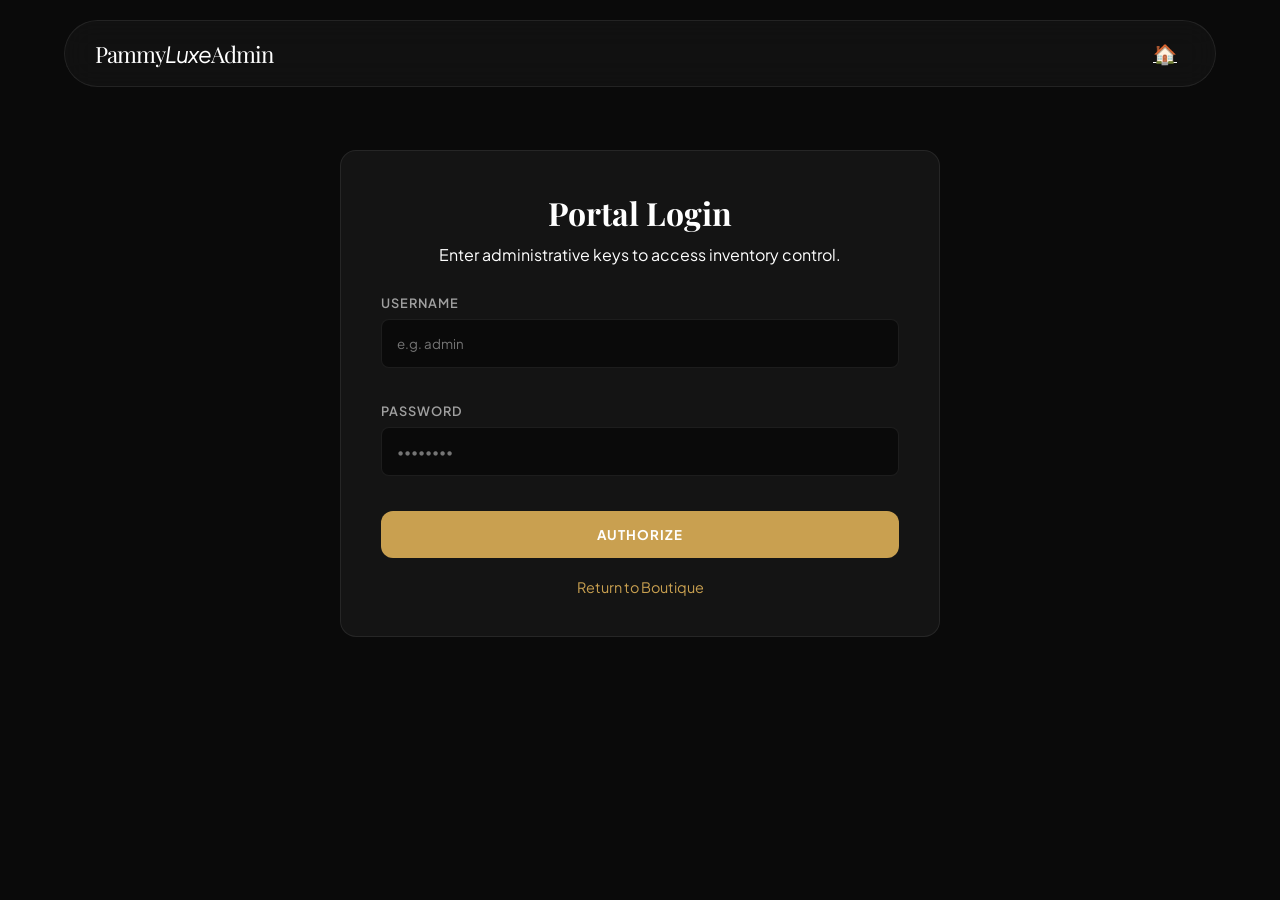
<file: admin.html>
<!DOCTYPE html>
<html lang="en">
<head>
    <meta charset="UTF-8">
    <meta name="viewport" content="width=device-width, initial-scale=1.0">
    <title>Pammy Luxe | Admin Portal</title>
    <link href="https://fonts.googleapis.com/css2?family=Plus+Jakarta+Sans:wght@300;400;600;700&family=Playfair+Display:ital,wght@0,700;1,700&display=swap" rel="stylesheet">
    <link rel="stylesheet" href="style.css">
    <style>
        .admin-wrapper {
            max-width: 600px;
            margin: 150px auto 50px auto;
            padding: 40px;
            background: var(--surface);
            border: 1px solid var(--border);
            border-radius: var(--radius);
        }
        .admin-header {
            text-align: center;
            margin-bottom: 30px;
        }
        .admin-header h2 {
            font-family: 'Playfair Display', serif;
            font-size: 2rem;
            margin-bottom: 10px;
        }
        .form-group {
            margin-bottom: 20px;
        }
        .form-group label {
            display: block;
            font-size: 0.8rem;
            text-transform: uppercase;
            letter-spacing: 1px;
            color: var(--text-dim);
            margin-bottom: 8px;
            font-weight: 600;
        }
        .form-group select, .form-group textarea {
            width: 100%;
            background: var(--bg);
            border: 1px solid var(--border);
            color: var(--text);
            padding: 15px;
            border-radius: 8px;
            outline: none;
            font-family: inherit;
        }
        .form-group select:focus, .form-group textarea:focus {
            border-color: var(--primary);
        }
        .admin-btn {
            background: var(--primary);
            color: white;
            border: none;
            padding: 15px;
            border-radius: 12px;
            width: 100%;
            font-weight: 700;
            cursor: pointer;
            letter-spacing: 1px;
            transition: opacity 0.2s;
            text-decoration: none;
            display: inline-block;
            box-sizing: border-box;
        }
        .admin-btn:hover {
            opacity: 0.9;
        }
        .hidden {
            display: none !important;
        }
        .logout-btn {
            background: transparent;
            border: 1px solid var(--border);
            color: var(--text-dim);
            margin-top: 15px;
        }
        .logout-btn:hover {
            color: var(--text);
            border-color: var(--text);
        }
        .back-home {
            display: block;
            text-align: center;
            margin-top: 20px;
            color: var(--primary);
            text-decoration: none;
            font-size: 0.9rem;
        }

        /* --- PREDEFINED COLOR PICKER GRID --- */
        .color-selector-grid {
            display: grid;
            grid-template-columns: repeat(auto-fill, minmax(130px, 1fr));
            gap: 10px;
            margin-top: 8px;
        }
        .color-option {
            display: flex;
            align-items: center;
            gap: 10px;
            background: var(--bg);
            border: 1px solid var(--border);
            padding: 10px;
            border-radius: 8px;
            cursor: pointer;
            user-select: none;
            transition: border-color 0.2s, background-color 0.2s;
        }
        .color-option:hover {
            border-color: var(--primary);
        }
        .color-option input {
            display: none; /* Hide default checkbox */
        }
        .color-option .custom-checkbox {
            width: 16px;
            height: 16px;
            border: 1px solid var(--border);
            border-radius: 4px;
            display: flex;
            align-items: center;
            justify-content: center;
            background: var(--bg);
            font-size: 0.6rem;
            color: transparent;
        }
        .color-option input:checked + .custom-checkbox {
            background: var(--primary);
            border-color: var(--primary);
            color: white;
        }
        .color-option input:checked + .custom-checkbox::before {
            content: "✓";
        }
        .color-preview-circle {
            width: 14px;
            height: 14px;
            border-radius: 50%;
            border: 1px solid rgba(255,255,255,0.2);
            flex-shrink: 0;
        }
        .color-name {
            font-size: 0.8rem;
            font-weight: 600;
            white-space: nowrap;
            overflow: hidden;
            text-overflow: ellipsis;
        }

        /* --- INVENTORY LIST SECTION --- */
        .inventory-section {
            margin-top: 40px;
            border-top: 1px solid var(--border);
            padding-top: 30px;
        }
        .inventory-section h3 {
            font-family: 'Playfair Display', serif;
            font-size: 1.5rem;
            margin-bottom: 20px;
            color: var(--text);
        }
        .inventory-list {
            display: flex;
            flex-direction: column;
            gap: 15px;
        }
        .inventory-item {
            display: flex;
            align-items: center;
            justify-content: space-between;
            background: var(--bg);
            border: 1px solid var(--border);
            padding: 15px;
            border-radius: 12px;
        }
        .inventory-info {
            display: flex;
            align-items: center;
            gap: 15px;
        }
        .inventory-img {
            width: 60px;
            height: 60px;
            object-fit: cover;
            border-radius: 8px;
            border: 1px solid var(--border);
        }
        .inventory-details h4 {
            font-size: 1rem;
            margin-bottom: 4px;
            color: var(--text);
        }
        .inventory-details p {
            font-size: 0.85rem;
            color: var(--text-dim);
        }
        .inventory-actions {
            display: flex;
            gap: 10px;
        }
        .action-btn {
            background: transparent;
            border: 1px solid var(--border);
            color: var(--text);
            padding: 8px 16px;
            border-radius: 8px;
            cursor: pointer;
            font-size: 0.8rem;
            font-weight: 600;
            transition: all 0.2s;
        }
        .action-btn.edit:hover {
            border-color: var(--primary);
            color: var(--primary);
        }
        .action-btn.delete:hover {
            border-color: #ff4d4d;
            color: #ff4d4d;
            background: rgba(255, 77, 77, 0.05);
        }
        .badge {
            background: var(--glass);
            border: 1px solid var(--border);
            padding: 2px 8px;
            border-radius: 4px;
            font-size: 0.75rem;
            text-transform: uppercase;
        }
    </style>
</head>
<body>

    <!-- Simple Navigation -->
    <nav>
        <div class="logo">Pammy <i>Luxe</i> Admin</div>
        <a href="index.html" class="icon-btn" title="Back to Store">🏠</a>
    </nav>

    <div class="container">
        <!-- 1. LOGIN SECTION -->
        <div id="loginSection" class="admin-wrapper">
            <div class="admin-header">
                <h2>Portal Login</h2>
                <p>Enter administrative keys to access inventory control.</p>
            </div>
            <form id="loginForm" onsubmit="handleLogin(event)">
                <div class="form-group">
                    <label>Username</label>
                    <input type="text" id="username" required placeholder="e.g. admin">
                </div>
                <div class="form-group">
                    <label>Password</label>
                    <input type="password" id="password" required placeholder="••••••••">
                </div>
                <button type="submit" class="admin-btn">AUTHORIZE</button>
            </form>
            <a href="index.html" class="back-home">Return to Boutique</a>
        </div>

        <!-- 2. UPLOAD DASHBOARD (Only visible upon successful authorization) -->
        <div id="dashboardSection" class="admin-wrapper hidden">
            <!-- ADMIN NAVIGATION TOP BAR -->
            <div style="display: flex; justify-content: flex-end; margin-bottom: 20px;">
                <a href="orders.html" class="admin-btn" style="width: auto; padding: 10px 20px; font-size: 0.85rem; display: flex; align-items: center; gap: 8px;">
                    📦 View Customer Orders
                </a>
            </div>

            <div class="admin-header">
                <h2 id="formTitle">Product Manager</h2>
                <p id="formSubtitle">Insert a new luxury item into the database collection.</p>
            </div>
            
            <input type="hidden" id="editProductId" value="">

            <form id="uploadForm" onsubmit="handleUpload(event)">
                <div class="form-group">
                    <label>Product Name</label>
                    <input type="text" id="prodName" required placeholder="e.g. Silk Evening Gown">
                </div>
                <div class="form-group">
                    <label>Category</label>
                    <select id="prodCategory" required>
                        <option value="clothing">Apparel</option>
                        <option value="shoes">Footwear</option>
                        <option value="accessories">Essentials</option>
                        <option value="bags">Bags</option>
                    </select>
                </div>
                <div class="form-group">
                    <label>Price (ZAR)</label>
                    <input type="number" id="prodPrice" required placeholder="350">
                </div>
                
                <!-- Predefined Colors Selection Grid -->
                <div class="form-group">
                    <label>Select Colors Available</label>
                    <div class="color-selector-grid" id="colorOptionsGrid"></div>
                </div>

                <div class="form-group">
                    <label>Select Product Image File <span id="imgOptionalLabel" style="font-size: 0.75rem; color: var(--text-dim); text-transform: none; display:none;">(Leave empty to keep existing)</span></label>
                    <input type="file" id="prodImage" accept="image/*" style="padding: 10px 0;">
                </div>
                
                <button type="submit" class="admin-btn" id="submitBtn">UPLOAD PRODUCT</button>
                <button type="button" class="admin-btn logout-btn" onclick="handleLogout()">LOGOUT</button>
            </form>

            <!-- 3. MANAGE INVENTORY LIST SECTION -->
            <div class="inventory-section">
                <h3>Manage Uploaded Items</h3>
                <div class="inventory-list" id="inventoryList">
                    <!-- Loaded dynamically via database queries -->
                </div>
            </div>
        </div>
    </div>

    <script>
        // Matching configuration palette mapped from style configurations[cite: 1]
        const colorMap = {
            "Classic Pink": "#ebc3db",
            "Tan Khaki": "#b89765",
            "Black": "#0d0d0d",
            "Charcoal": "#2b2b2b",
            "Olive Green": "#556b2f",
            "Slate Grey": "#708090",
            "Taupe Grey": "#8b8589",
            "Cream White": "#f5f5dc",
            "Sky Blue": "#87ceeb",
            "Mint Teal": "#5f9ea0",
            "Classic Beige": "#d2b48c"
        };

        let tempBase64Image = ""; 
        let databaseProducts = []; 

        function renderColorSelectorGrid() {
            const grid = document.getElementById('colorOptionsGrid');
            grid.innerHTML = Object.entries(colorMap).map(([name, hex]) => `
                <label class="color-option">
                    <input type="checkbox" name="selectedColors" value="${name}">
                    <span class="custom-checkbox"></span>
                    <span class="color-preview-circle" style="background-color: ${hex}"></span>
                    <span class="color-name">${name}</span>
                </label>
            `).join('');
        }

        renderColorSelectorGrid();

        if (sessionStorage.getItem('isAdminLoggedIn') === 'true') {
            showDashboard();
        }

        function handleLogin(e) {
            e.preventDefault();
            const user = document.getElementById('username').value;
            const pass = document.getElementById('password').value;

            if (user === 'admin' && pass === 'password') {
                sessionStorage.setItem('isAdminLoggedIn', 'true');
                showDashboard();
            } else {
                alert('Invalid Credentials!');
            }
        }

        function showDashboard() {
            document.getElementById('loginSection').classList.add('hidden');
            document.getElementById('dashboardSection').classList.remove('hidden');
            loadDatabaseProducts();
            document.getElementById('prodImage').required = true;
        }

        function handleLogout() {
            sessionStorage.removeItem('isAdminLoggedIn');
            document.getElementById('loginSection').classList.remove('hidden');
            document.getElementById('dashboardSection').classList.add('hidden');
        }

        function getBase64(file) {
            return new Promise((resolve, reject) => {
                const reader = new FileReader();
                reader.readAsDataURL(file);
                reader.onload = () => resolve(reader.result);
                reader.onerror = error => reject(error);
            });
        }

        // --- READ INVENTORY FROM API ---
        async function loadDatabaseProducts() {
            const list = document.getElementById('inventoryList');
            try {
                const response = await fetch('api.php?action=get_products');
                databaseProducts = await response.json();

                if (databaseProducts.length === 0) {
                    list.innerHTML = `<p style="color: var(--text-dim); text-align: center; padding: 20px;">No database items uploaded yet.</p>`;
                    return;
                }

                list.innerHTML = databaseProducts.map(p => {
                    const displayImg = p.variants[0]?.img || '';
                    const colorsList = p.variants.map(v => v.color).join(', ');
                    return `
                        <div class="inventory-item">
                            <div class="inventory-info">
                                <img class="inventory-img" src="${displayImg}" alt="${p.name}">
                                <div class="inventory-details">
                                    <h4>${p.name}</h4>
                                    <p>R${p.price.toLocaleString()} &bull; <span class="badge">${p.category}</span></p>
                                    <p style="font-size: 0.75rem; margin-top: 3px;">Colors: ${colorsList}</p>
                                </div>
                            </div>
                            <div class="inventory-actions">
                                <button class="action-btn edit" onclick="startEdit(${p.id})">Edit</button>
                                <button class="action-btn delete" onclick="deleteProduct(${p.id})">Delete</button>
                            </div>
                        </div>
                    `;
                }).join('');
            } catch (err) {
                console.error("Error loading products:", err);
                list.innerHTML = `<p style="color: #ff4d4d; text-align: center; padding: 20px;">Failed to connect to backend database.</p>`;
            }
        }

        // --- DELETE INVENTORY FROM DATABASE ---
        async function deleteProduct(id) {
            if (!confirm("Are you sure you want to permanently delete this item from the database?")) return;

            try {
                const response = await fetch(`api.php?action=delete_product&id=${id}`, {
                    method: 'DELETE'
                });
                const res = await response.json();
                if (res.success) {
                    alert("Product successfully deleted!");
                    loadDatabaseProducts();
                } else {
                    alert("Error: " + res.error);
                }
            } catch (err) {
                console.error(err);
                alert("Failed to delete product.");
            }
        }

        // --- INITIATE ITEM UPDATE STATE ---
        function startEdit(id) {
            const product = databaseProducts.find(p => p.id === id);
            if (!product) return;

            document.getElementById('formTitle').innerText = "Edit Database Product";
            document.getElementById('formSubtitle').innerText = "Update configuration parameters inside MySQL.";
            document.getElementById('submitBtn').innerText = "UPDATE DATABASE PRODUCT";
            document.getElementById('imgOptionalLabel').style.display = "inline";
            
            document.getElementById('prodImage').required = false;

            document.getElementById('editProductId').value = product.id;
            document.getElementById('prodName').value = product.name;
            document.getElementById('prodCategory').value = product.category;
            document.getElementById('prodPrice').value = product.price;

            const checkboxes = document.querySelectorAll('input[name="selectedColors"]');
            checkboxes.forEach(cb => cb.checked = false);

            const productColors = product.variants.map(v => v.color);
            checkboxes.forEach(cb => {
                if (productColors.includes(cb.value)) {
                    cb.checked = true;
                }
            });

            tempBase64Image = product.variants[0]?.img || "";
            window.scrollTo({ top: 0, behavior: 'smooth' });
        }

        function resetFormState() {
            document.getElementById('uploadForm').reset();
            document.getElementById('editProductId').value = "";
            document.getElementById('formTitle').innerText = "Product Manager";
            document.getElementById('formSubtitle').innerText = "Insert a new luxury item into the database collection.";
            document.getElementById('submitBtn').innerText = "UPLOAD PRODUCT";
            document.getElementById('imgOptionalLabel').style.display = "none";
            document.getElementById('prodImage').required = true;
            tempBase64Image = "";
            
            const checkboxes = document.querySelectorAll('input[name="selectedColors"]');
            checkboxes.forEach(cb => cb.checked = false);
        }

        // --- SAVE / UPDATE TO API ---
        async function handleUpload(e) {
            e.preventDefault();
            
            const editId = document.getElementById('editProductId').value;
            const name = document.getElementById('prodName').value;
            const category = document.getElementById('prodCategory').value;
            const price = parseFloat(document.getElementById('prodPrice').value);
            const imageFile = document.getElementById('prodImage').files[0];

            const selectedCheckboxes = document.querySelectorAll('input[name="selectedColors"]:checked');
            const selectedColors = Array.from(selectedCheckboxes).map(cb => cb.value);

            if (selectedColors.length === 0) {
                alert("Please select at least one product color.");
                return;
            }

            try {
                let finalImage = tempBase64Image;

                if (imageFile) {
                    finalImage = await getBase64(imageFile);
                } else if (!editId) {
                    alert("Please select an image file.");
                    return;
                }

                const variants = selectedColors.map(color => {
                    return { color: color, img: finalImage };
                });

                const payload = {
                    name: name,
                    price: price,
                    category: category,
                    variants: variants
                };

                if (editId) {
                    payload.id = parseInt(editId);
                }

                const response = await fetch('api.php?action=save_product', {
                    method: 'POST',
                    headers: { 'Content-Type': 'application/json' },
                    body: JSON.stringify(payload)
                });

                const result = await response.json();

                if (result.success) {
                    alert(editId ? "Product updated in database!" : "New product saved to database!");
                    resetFormState();
                    loadDatabaseProducts();
                } else {
                    alert("Error: " + result.error);
                }
            } catch (err) {
                console.error(err);
                alert("An error occurred communicating with database API.");
            }
        }
    </script>
</body>
</html>
</file>
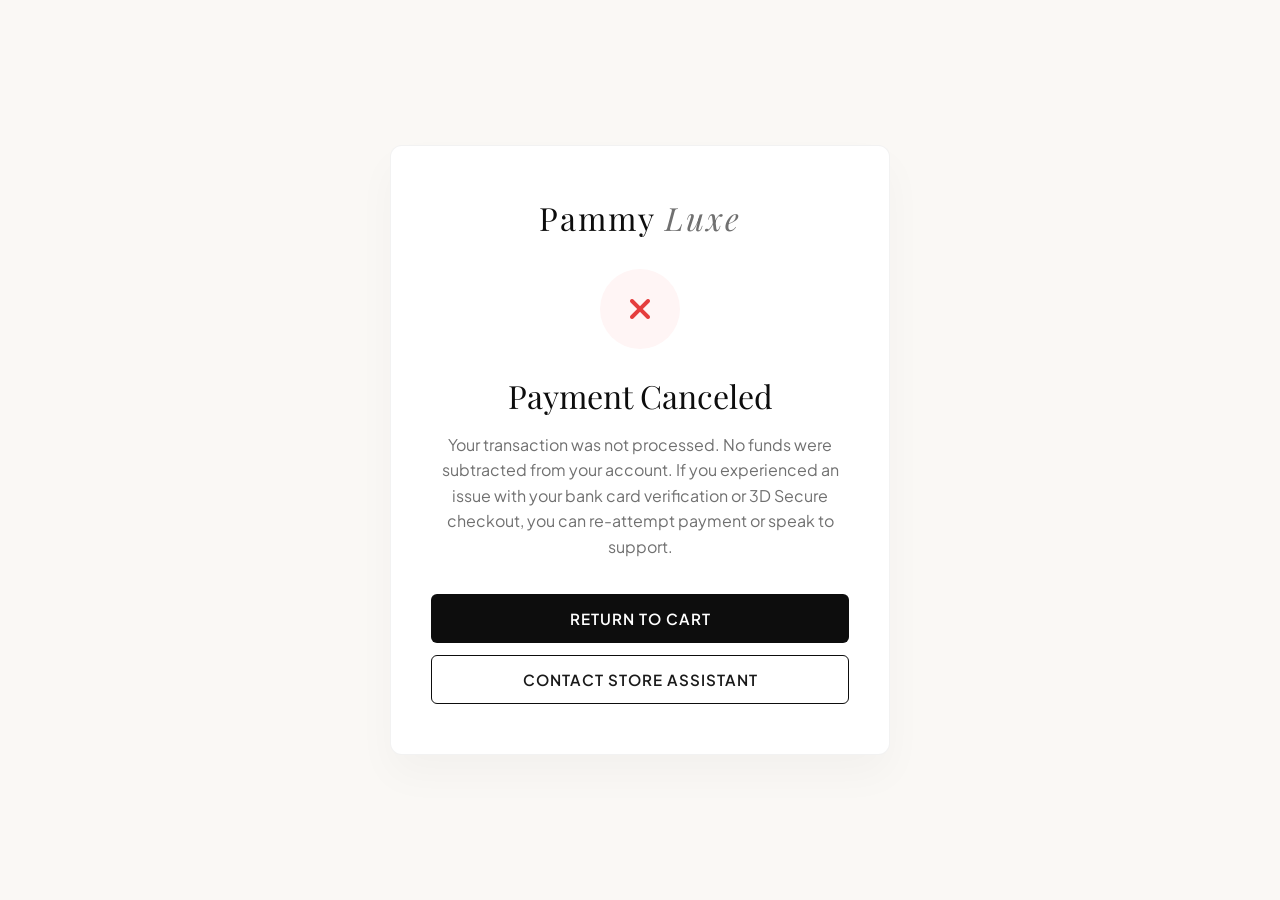
<file: cancel.html>
<!DOCTYPE html>
<html lang="en">
<head>
    <meta charset="UTF-8">
    <meta name="viewport" content="width=device-width, initial-scale=1.0">
    <title>Checkout Canceled | Pammy Luxe</title>
    <link href="https://fonts.googleapis.com/css2?family=Plus+Jakarta+Sans:wght=300;400;600;700&family=Playfair+Display:ital,wght=0,400;1,400&display=swap" rel="stylesheet">
    <link rel="stylesheet" href="https://cdnjs.cloudflare.com/ajax/libs/font-awesome/6.4.2/css/all.min.css">
    <style>
        :root {
            --primary: #ebc3db;
            --dark: #0d0d0d;
            --light: #faf8f5;
            --text-main: #1a1a1a;
            --text-dim: #707070;
            --white: #ffffff;
        }

        * {
            box-sizing: border-box;
            margin: 0;
            padding: 0;
        }

        body {
            font-family: 'Plus Jakarta Sans', sans-serif;
            background-color: var(--light);
            color: var(--text-main);
            min-height: 100vh;
            display: flex;
            flex-direction: column;
            align-items: center;
            justify-content: center;
            padding: 20px;
        }

        .cancel-card {
            background-color: var(--white);
            max-width: 500px;
            width: 100%;
            padding: 50px 40px;
            border-radius: 12px;
            box-shadow: 0 20px 40px rgba(0, 0, 0, 0.03);
            text-align: center;
            border: 1px solid rgba(0,0,0,0.05);
        }

        .brand-logo {
            font-family: 'Playfair Display', serif;
            font-size: 2rem;
            font-weight: 400;
            letter-spacing: 2px;
            margin-bottom: 30px;
            color: var(--dark);
        }

        .brand-logo i {
            font-style: italic;
            font-family: 'Playfair Display', serif;
            color: var(--text-dim);
        }

        .icon-wrapper {
            width: 80px;
            height: 80px;
            background-color: #fff5f5;
            color: #e53e3e;
            border-radius: 50%;
            display: flex;
            align-items: center;
            justify-content: center;
            margin: 0 auto 25px auto;
            font-size: 2rem;
        }

        h1 {
            font-family: 'Playfair Display', serif;
            font-size: 2rem;
            font-weight: 400;
            margin-bottom: 15px;
            color: var(--dark);
        }

        .message {
            font-size: 1rem;
            line-height: 1.6;
            color: var(--text-dim);
            margin-bottom: 35px;
        }

        .btn-group {
            display: flex;
            flex-direction: column;
            gap: 12px;
        }

        .primary-btn {
            background-color: var(--dark);
            color: var(--white);
            border: none;
            padding: 15px 30px;
            font-size: 0.95rem;
            font-weight: 600;
            letter-spacing: 1px;
            text-transform: uppercase;
            text-decoration: none;
            border-radius: 6px;
            transition: all 0.3s ease;
            cursor: pointer;
        }

        .primary-btn:hover {
            background-color: #262626;
        }

        .secondary-btn {
            background-color: transparent;
            color: var(--text-main);
            border: 1px solid var(--dark);
            padding: 14px 30px;
            font-size: 0.95rem;
            font-weight: 600;
            letter-spacing: 1px;
            text-transform: uppercase;
            text-decoration: none;
            border-radius: 6px;
            transition: all 0.3s ease;
        }

        .secondary-btn:hover {
            background-color: rgba(0, 0, 0, 0.03);
        }
    </style>
</head>
<body>

    <div class="cancel-card">
        <div class="brand-logo">Pammy <i>Luxe</i></div>
        
        <div class="icon-wrapper">
            <i class="fa-solid fa-xmark"></i>
        </div>
        
        <h1>Payment Canceled</h1>
        <p class="message">Your transaction was not processed. No funds were subtracted from your account. If you experienced an issue with your bank card verification or 3D Secure checkout, you can re-attempt payment or speak to support.</p>
        
        <div class="btn-group">
            <a href="index.html" class="primary-btn">Return to Cart</a>
            <a href="https://wa.me/27611908644" target="_blank" class="secondary-btn">Contact Store Assistant</a>
        </div>
    </div>

</body>
</html>
</file>
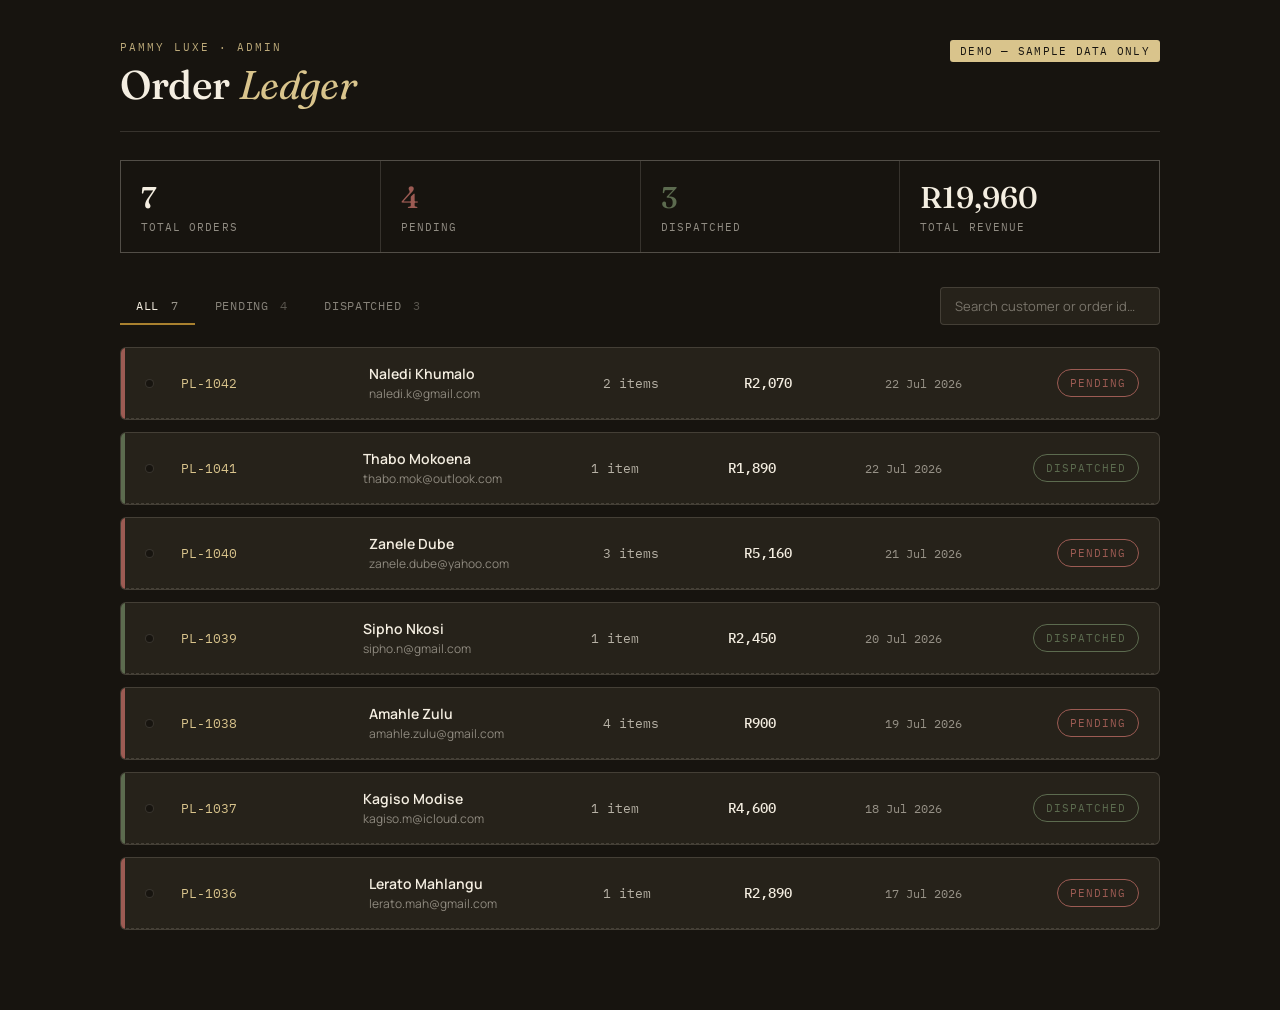
<file: orders.html>
<!DOCTYPE html>
<html lang="en">
<head>
<meta charset="UTF-8">
<meta name="viewport" content="width=device-width, initial-scale=1.0">
<title>Pammy Luxe | Order Ledger</title>
<link rel="preconnect" href="https://fonts.googleapis.com">
<link href="https://fonts.googleapis.com/css2?family=Fraunces:opsz,wght@9..144,400;9..144,500;9..144,600&family=IBM+Plex+Mono:wght@400;500&family=Manrope:wght@400;500;600;700&display=swap" rel="stylesheet">
<style>
  :root{
    --ink:#17140f;
    --ink-soft:#26221a;
    --paper:#f4eee1;
    --paper-dim:#e7ddc8;
    --gold:#a9812f;
    --gold-soft:#d9c48c;
    --rose:#9c5b53;
    --sage:#5c6b4f;
    --line: rgba(244,238,225,0.14);
  }
  *{box-sizing:border-box; margin:0; padding:0;}
  body{
    background: var(--ink);
    color: var(--paper);
    font-family:'Manrope', sans-serif;
    min-height:100vh;
    padding: 40px 24px 80px;
  }
  .wrap{ max-width: 1040px; margin: 0 auto; }

  /* Header */
  header{
    display:flex; justify-content:space-between; align-items:flex-end;
    flex-wrap:wrap; gap:18px;
    border-bottom: 1px solid var(--line);
    padding-bottom: 22px; margin-bottom: 28px;
  }
  .brand-eyebrow{
    font-family:'IBM Plex Mono', monospace;
    font-size: 11px; letter-spacing: 0.18em; text-transform:uppercase;
    color: var(--gold-soft); opacity:0.85; margin-bottom: 6px;
  }
  h1{
    font-family:'Fraunces', serif;
    font-weight:500; font-size: clamp(28px, 4vw, 40px);
    letter-spacing: -0.01em;
  }
  h1 em{ font-style:italic; color: var(--gold-soft); font-weight:400;}
  .demo-tag{
    font-family:'IBM Plex Mono', monospace;
    font-size:10.5px; letter-spacing:0.12em; text-transform:uppercase;
    color: var(--ink); background: var(--gold-soft);
    padding: 4px 10px; border-radius: 3px; align-self:flex-start;
  }

  /* Stat strip */
  .stats{
    display:grid; grid-template-columns: repeat(4,1fr); gap:1px;
    background: var(--line);
    border: 1px solid var(--line);
    margin-bottom: 34px;
  }
  .stat{ background: var(--ink); padding: 18px 20px; }
  .stat .num{
    font-family:'Fraunces', serif; font-size: 30px; font-weight:500;
    color: var(--paper);
  }
  .stat .label{
    font-family:'IBM Plex Mono', monospace; font-size:10.5px;
    letter-spacing:0.1em; text-transform:uppercase; color:var(--paper);
    opacity:0.55; margin-top:4px;
  }
  .stat.pending .num{ color: var(--rose); }
  .stat.dispatched .num{ color: var(--sage); }

  /* Controls */
  .controls{
    display:flex; justify-content:space-between; align-items:center;
    flex-wrap:wrap; gap:16px; margin-bottom: 22px;
  }
  .tabs{ display:flex; gap: 4px; }
  .tab{
    font-family:'IBM Plex Mono', monospace; font-size:12px;
    letter-spacing:0.06em; text-transform:uppercase;
    color: var(--paper); opacity:0.5;
    background:none; border:none; cursor:pointer;
    padding: 10px 16px; border-bottom: 2px solid transparent;
    transition: opacity 0.2s, border-color 0.2s;
  }
  .tab:hover{ opacity:0.85; }
  .tab.active{ opacity:1; border-color: var(--gold); }
  .tab .count{ opacity:0.6; margin-left:4px; }

  .search{
    font-family:'Manrope', sans-serif; font-size:13px;
    background: var(--ink-soft); border:1px solid var(--line);
    color: var(--paper); padding: 9px 14px; border-radius: 4px;
    width: 220px; outline:none;
  }
  .search::placeholder{ color: var(--paper); opacity:0.4; }
  .search:focus{ border-color: var(--gold); }

  /* Order tag cards */
  .ledger{ display:flex; flex-direction:column; gap:12px; }
  .order{
    background: var(--ink-soft);
    border: 1px solid var(--line);
    border-radius: 6px;
    position:relative;
    overflow:hidden;
    transition: border-color 0.2s;
  }
  .order:hover{ border-color: rgba(169,129,47,0.4); }
  .order::before{
    content:"";
    position:absolute; left:0; top:0; bottom:0; width:4px;
    background: var(--rose);
  }
  .order.is-dispatched::before{ background: var(--sage); }

  .order-row{
    display:grid;
    grid-template-columns: 20px 1.1fr 1.4fr 0.8fr 0.8fr 1fr auto;
    align-items:center; gap: 16px;
    padding: 16px 20px 16px 24px;
    cursor:pointer;
  }
  .punch{
    width:9px; height:9px; border-radius:50%;
    background: var(--ink); border: 1px solid var(--line);
  }
  .order-id{
    font-family:'IBM Plex Mono', monospace; font-size:12.5px; color: var(--gold-soft);
  }
  .customer{ font-size:14px; font-weight:600; }
  .customer .sub{
    display:block; font-weight:400; font-size:12px; opacity:0.5; margin-top:2px;
  }
  .items-count{ font-family:'IBM Plex Mono', monospace; font-size:12.5px; opacity:0.7; }
  .total{ font-family:'IBM Plex Mono', monospace; font-size:14px; font-weight:500; }
  .date{ font-family:'IBM Plex Mono', monospace; font-size:12px; opacity:0.55; }

  .status-stamp{
    font-family:'IBM Plex Mono', monospace; font-size:10.5px;
    letter-spacing:0.1em; text-transform:uppercase;
    padding: 6px 12px; border-radius: 20px;
    border: 1px solid var(--rose); color: var(--rose);
    justify-self:end; white-space:nowrap;
  }
  .order.is-dispatched .status-stamp{
    border-color: var(--sage); color: var(--sage);
  }

  .order-detail{
    max-height:0; overflow:hidden;
    transition: max-height 0.28s ease, padding 0.28s ease;
    border-top: 1px dashed var(--line);
  }
  .order.expanded .order-detail{ max-height: 320px; }
  .detail-inner{ padding: 18px 24px 20px; display:flex; gap:32px; flex-wrap:wrap; }
  .detail-col h4{
    font-family:'IBM Plex Mono', monospace; font-size:10.5px;
    letter-spacing:0.1em; text-transform:uppercase; opacity:0.5; margin-bottom:8px;
  }
  .item-line{ font-size:13.5px; margin-bottom:5px; opacity:0.9; }
  .item-line span{ opacity:0.55; font-family:'IBM Plex Mono', monospace; font-size:12px; }

  .dispatch-btn{
    font-family:'IBM Plex Mono', monospace; font-size:11.5px;
    letter-spacing:0.08em; text-transform:uppercase;
    background: var(--sage); color: var(--paper);
    border:none; padding: 10px 16px; border-radius:4px; cursor:pointer;
    align-self:flex-start; transition: filter 0.15s;
  }
  .dispatch-btn:hover{ filter: brightness(1.12); }
  .order.is-dispatched .dispatch-btn{
    background: transparent; border: 1px solid var(--line); color: var(--paper); opacity:0.6;
  }

  .empty{
    text-align:center; padding: 60px 20px; opacity:0.5;
    font-family:'IBM Plex Mono', monospace; font-size:13px; letter-spacing:0.05em;
  }

  @media (max-width: 760px){
    .order-row{
      grid-template-columns: 1fr auto;
      grid-template-areas: "id stamp" "cust cust" "meta meta";
      row-gap:8px;
    }
    .order-id{ grid-area:id; }
    .status-stamp{ grid-area:stamp; }
    .customer{ grid-area:cust; }
    .items-count, .total, .date{ grid-area:meta; display:inline-block; margin-right:14px; }
    .punch{ display:none; }
    .stats{ grid-template-columns: repeat(2,1fr); }
  }
</style>
</head>
<body>
<div class="wrap">

  <header>
    <div>
      <div class="brand-eyebrow">Pammy Luxe · Admin</div>
      <h1>Order <em>Ledger</em></h1>
    </div>
    <div class="demo-tag">Demo — sample data only</div>
  </header>

  <div class="stats">
    <div class="stat">
      <div class="num" id="stat-total">0</div>
      <div class="label">Total Orders</div>
    </div>
    <div class="stat pending">
      <div class="num" id="stat-pending">0</div>
      <div class="label">Pending</div>
    </div>
    <div class="stat dispatched">
      <div class="num" id="stat-dispatched">0</div>
      <div class="label">Dispatched</div>
    </div>
    <div class="stat">
      <div class="num" id="stat-revenue">R0</div>
      <div class="label">Total Revenue</div>
    </div>
  </div>

  <div class="controls">
    <div class="tabs">
      <button class="tab active" data-filter="all">All <span class="count" id="count-all"></span></button>
      <button class="tab" data-filter="pending">Pending <span class="count" id="count-pending"></span></button>
      <button class="tab" data-filter="dispatched">Dispatched <span class="count" id="count-dispatched"></span></button>
    </div>
    <input class="search" id="search" type="text" placeholder="Search customer or order id…">
  </div>

  <div class="ledger" id="ledger"></div>
  <div class="empty" id="empty" style="display:none;">No orders match this view.</div>

</div>

<script>
  // ---- Sample demo data ----
  let orders = [
    { id:"PL-1042", customer:"Naledi Khumalo", email:"naledi.k@gmail.com", date:"2026-07-22", status:"pending",
      items:[{name:"Silk Wrap Blouse — Ivory, M",qty:1,price:1450},{name:"Leather Belt — Cognac",qty:1,price:620}] },
    { id:"PL-1041", customer:"Thabo Mokoena", email:"thabo.mok@outlook.com", date:"2026-07-22", status:"dispatched",
      items:[{name:"Tailored Trousers — Black, 34",qty:1,price:1890}] },
    { id:"PL-1040", customer:"Zanele Dube", email:"zanele.dube@yahoo.com", date:"2026-07-21", status:"pending",
      items:[{name:"Cashmere Scarf — Camel",qty:2,price:980},{name:"Signature Tote — Onyx",qty:1,price:3200}] },
    { id:"PL-1039", customer:"Sipho Nkosi", email:"sipho.n@gmail.com", date:"2026-07-20", status:"dispatched",
      items:[{name:"Suede Loafers — Chestnut, 42",qty:1,price:2450}] },
    { id:"PL-1038", customer:"Amahle Zulu", email:"amahle.zulu@gmail.com", date:"2026-07-19", status:"pending",
      items:[{name:"Essentials Set — Travel Pouch",qty:1,price:540},{name:"Silk Scrunchie — Rose",qty:3,price:120}] },
    { id:"PL-1037", customer:"Kagiso Modise", email:"kagiso.m@icloud.com", date:"2026-07-18", status:"dispatched",
      items:[{name:"Merino Overcoat — Charcoal, L",qty:1,price:4600}] },
    { id:"PL-1036", customer:"Lerato Mahlangu", email:"lerato.mah@gmail.com", date:"2026-07-17", status:"pending",
      items:[{name:"Structured Handbag — Blush",qty:1,price:2890}] },
  ];

  let activeFilter = "all";
  let searchTerm = "";

  function fmtR(n){ return "R" + n.toLocaleString("en-ZA", {minimumFractionDigits:0}); }
  function fmtDate(d){
    const dt = new Date(d + "T00:00:00");
    return dt.toLocaleDateString("en-ZA", { day:"2-digit", month:"short", year:"numeric" });
  }
  function orderTotal(o){ return o.items.reduce((s,i)=> s + i.price*i.qty, 0); }

  function render(){
    const total = orders.length;
    const pending = orders.filter(o=>o.status==="pending").length;
    const dispatched = orders.filter(o=>o.status==="dispatched").length;
    const revenue = orders.reduce((s,o)=> s + orderTotal(o), 0);

    document.getElementById("stat-total").textContent = total;
    document.getElementById("stat-pending").textContent = pending;
    document.getElementById("stat-dispatched").textContent = dispatched;
    document.getElementById("stat-revenue").textContent = fmtR(revenue);
    document.getElementById("count-all").textContent = total;
    document.getElementById("count-pending").textContent = pending;
    document.getElementById("count-dispatched").textContent = dispatched;

    let visible = orders.filter(o=>{
      if(activeFilter !== "all" && o.status !== activeFilter) return false;
      if(searchTerm){
        const hay = (o.customer + " " + o.id + " " + o.email).toLowerCase();
        if(!hay.includes(searchTerm)) return false;
      }
      return true;
    });

    const ledger = document.getElementById("ledger");
    const empty = document.getElementById("empty");
    ledger.innerHTML = "";

    if(visible.length === 0){
      empty.style.display = "block";
      return;
    }
    empty.style.display = "none";

    visible.forEach(o=>{
      const card = document.createElement("div");
      card.className = "order" + (o.status === "dispatched" ? " is-dispatched" : "");

      const itemsHtml = o.items.map(i =>
        `<div class="item-line">${i.qty} × ${i.name} <span>${fmtR(i.price*i.qty)}</span></div>`
      ).join("");

      card.innerHTML = `
        <div class="order-row">
          <div class="punch"></div>
          <div class="order-id">${o.id}</div>
          <div class="customer">${o.customer}<span class="sub">${o.email}</span></div>
          <div class="items-count">${o.items.reduce((s,i)=>s+i.qty,0)} item${o.items.length>1?"s":""}</div>
          <div class="total">${fmtR(orderTotal(o))}</div>
          <div class="date">${fmtDate(o.date)}</div>
          <div class="status-stamp">${o.status}</div>
        </div>
        <div class="order-detail">
          <div class="detail-inner">
            <div class="detail-col">
              <h4>Items</h4>
              ${itemsHtml}
            </div>
            <div class="detail-col">
              <h4>Action</h4>
              <button class="dispatch-btn" data-id="${o.id}">
                ${o.status === "dispatched" ? "Mark as Pending" : "Mark as Dispatched"}
              </button>
            </div>
          </div>
        </div>
      `;

      card.querySelector(".order-row").addEventListener("click", ()=>{
        card.classList.toggle("expanded");
      });
      card.querySelector(".dispatch-btn").addEventListener("click", (e)=>{
        e.stopPropagation();
        const ord = orders.find(x=>x.id === o.id);
        ord.status = ord.status === "dispatched" ? "pending" : "dispatched";
        render();
      });

      ledger.appendChild(card);
    });
  }

  document.querySelectorAll(".tab").forEach(tab=>{
    tab.addEventListener("click", ()=>{
      document.querySelectorAll(".tab").forEach(t=>t.classList.remove("active"));
      tab.classList.add("active");
      activeFilter = tab.dataset.filter;
      render();
    });
  });

  document.getElementById("search").addEventListener("input", (e)=>{
    searchTerm = e.target.value.trim().toLowerCase();
    render();
  });

  render();
</script>
</body>
</html>
</file>
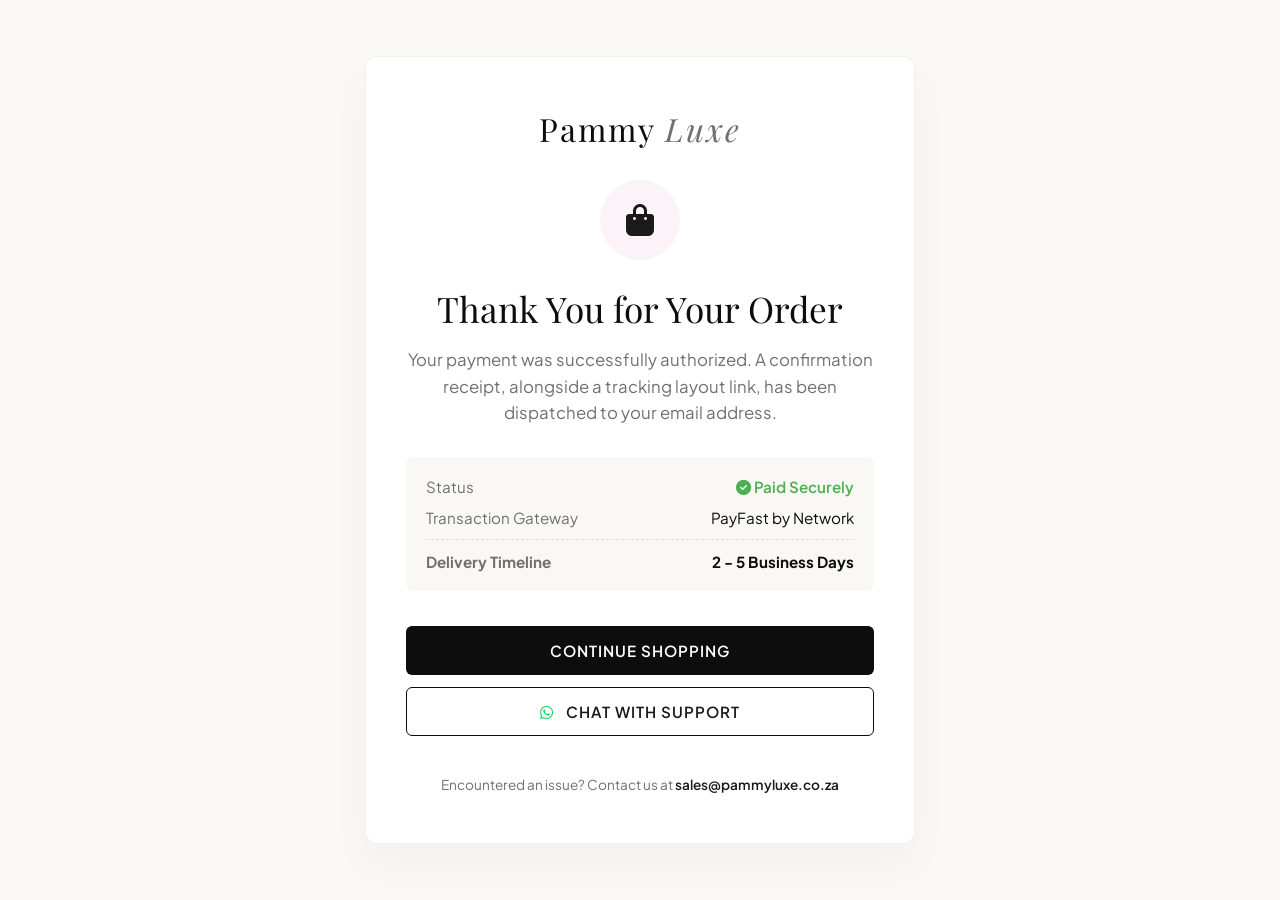
<file: success.html>
<!DOCTYPE html>
<html lang="en">
<head>
    <meta charset="UTF-8">
    <meta name="viewport" content="width=device-width, initial-scale=1.0">
    <title>Order Confirmed | Pammy Luxe</title>
    <link href="https://fonts.googleapis.com/css2?family=Plus+Jakarta+Sans:wght@300;400;600;700&family=Playfair+Display:ital,wght@0,400;1,400&display=swap" rel="stylesheet">
    <link rel="stylesheet" href="https://cdnjs.cloudflare.com/ajax/libs/font-awesome/6.4.2/css/all.min.css">
    <style>
        :root {
            --primary: #ebc3db;
            --primary-dark: #d4aabf;
            --dark: #0d0d0d;
            --light: #faf8f5;
            --text-main: #1a1a1a;
            --text-dim: #707070;
            --white: #ffffff;
            --success-gold: #c5a880;
        }

        * {
            box-sizing: border-box;
            margin: 0;
            padding: 0;
        }

        body {
            font-family: 'Plus Jakarta Sans', sans-serif;
            background-color: var(--light);
            color: var(--text-main);
            min-height: 100vh;
            display: flex;
            flex-direction: column;
            align-items: center;
            justify-content: center;
            padding: 20px;
        }

        .success-card {
            background-color: var(--white);
            max-width: 550px;
            width: 100%;
            padding: 50px 40px;
            border-radius: 12px;
            box-shadow: 0 20px 40px rgba(0, 0, 0, 0.03);
            text-align: center;
            border: 1px solid rgba(235, 195, 219, 0.3);
        }

        .brand-logo {
            font-family: 'Playfair Display', serif;
            font-size: 2rem;
            font-weight: 400;
            letter-spacing: 2px;
            margin-bottom: 30px;
            color: var(--dark);
        }

        .brand-logo i {
            font-style: italic;
            font-family: 'Playfair Display', serif;
            color: var(--text-dim);
        }

        .icon-wrapper {
            width: 80px;
            height: 80px;
            background-color: rgba(235, 195, 219, 0.2);
            color: var(--text-main);
            border-radius: 50%;
            display: flex;
            align-items: center;
            justify-content: center;
            margin: 0 auto 25px auto;
            font-size: 2rem;
        }

        h1 {
            font-family: 'Playfair Display', serif;
            font-size: 2.2rem;
            font-weight: 400;
            margin-bottom: 15px;
            color: var(--dark);
        }

        .message {
            font-size: 1.05rem;
            line-height: 1.6;
            color: var(--text-dim);
            margin-bottom: 30px;
        }

        .order-details {
            background-color: var(--light);
            border-radius: 8px;
            padding: 20px;
            margin-bottom: 35px;
            text-align: left;
        }

        .detail-row {
            display: flex;
            justify-content: space-between;
            margin-bottom: 12px;
            font-size: 0.95rem;
        }

        .detail-row:last-child {
            margin-bottom: 0;
            padding-top: 12px;
            border-top: 1px dashed rgba(0,0,0,0.1);
            font-weight: 700;
        }

        .detail-label {
            color: var(--text-dim);
        }

        .detail-value {
            color: var(--dark);
        }

        .btn-group {
            display: flex;
            flex-direction: column;
            gap: 12px;
        }

        .primary-btn {
            background-color: var(--dark);
            color: var(--white);
            border: none;
            padding: 15px 30px;
            font-size: 0.95rem;
            font-weight: 600;
            letter-spacing: 1px;
            text-transform: uppercase;
            text-decoration: none;
            border-radius: 6px;
            transition: all 0.3s ease;
            cursor: pointer;
        }

        .primary-btn:hover {
            background-color: #262626;
            transform: translateY(-1px);
        }

        .secondary-btn {
            background-color: transparent;
            color: var(--text-main);
            border: 1px solid var(--dark);
            padding: 14px 30px;
            font-size: 0.95rem;
            font-weight: 600;
            letter-spacing: 1px;
            text-transform: uppercase;
            text-decoration: none;
            border-radius: 6px;
            transition: all 0.3s ease;
        }

        .secondary-btn:hover {
            background-color: rgba(0, 0, 0, 0.03);
        }

        .footer-note {
            margin-top: 40px;
            font-size: 0.85rem;
            color: var(--text-dim);
        }

        .footer-note a {
            color: var(--text-main);
            text-decoration: none;
            font-weight: 600;
        }
    </style>
</head>
<body>

    <div class="success-card">
        <div class="brand-logo">Pammy <i>Luxe</i></div>
        
        <div class="icon-wrapper">
            <i class="fa-solid fa-bag-shopping"></i>
        </div>
        
        <h1>Thank You for Your Order</h1>
        <p class="message">Your payment was successfully authorized. A confirmation receipt, alongside a tracking layout link, has been dispatched to your email address.</p>
        
        <div class="order-details">
            <div class="detail-row">
                <span class="detail-label">Status</span>
                <span class="detail-value" style="color: #4caf50; font-weight: 600;"><i class="fa-solid fa-circle-check"></i> Paid Securely</span>
            </div>
            <div class="detail-row">
                <span class="detail-label">Transaction Gateway</span>
                <span class="detail-value">PayFast by Network</span>
            </div>
            <div class="detail-row">
                <span class="detail-label">Delivery Timeline</span>
                <span class="detail-value">2 - 5 Business Days</span>
            </div>
        </div>

        <div class="btn-group">
            <a href="index.html" class="primary-btn">Continue Shopping</a>
            <a href="https://wa.me/27611908644" target="_blank" class="secondary-btn">
                <i class="fab fa-whatsapp" style="margin-right: 8px; color: #25d366;"></i> Chat With Support
            </a>
        </div>

        <p class="footer-note">Encountered an issue? Contact us at <a href="mailto:sales@pammyluxe.co.za">sales@pammyluxe.co.za</a></p>
    </div>

</body>
</html>
</file>
<file: style.css>
:root {
    --primary: #c9a050; /* Luxury Gold */
    --bg: #0a0a0a;
    --surface: #141414;
    --text: #ffffff;
    --text-dim: #a0a0a0;
    --glass: rgba(255, 255, 255, 0.03);
    --border: rgba(255, 255, 255, 0.08);
    --radius: 16px;
}

.light-theme {
    --bg: #fdfdfd;
    --surface: #ffffff;
    --text: #1a1a1a;
    --text-dim: #666666;
    --glass: rgba(0, 0, 0, 0.02);
    --border: rgba(0, 0, 0, 0.08);
}

* {
    margin: 0;
    padding: 0;
    box-sizing: border-box;
    font-family: 'Plus Jakarta Sans', sans-serif;
    transition: background 0.4s ease, color 0.4s ease;
}

body {
    background-color: var(--bg);
    color: var(--text);
    overflow-x: hidden;
}

/* --- NAVIGATION --- */
nav {
    position: fixed;
    top: 20px;
    left: 50%;
    transform: translateX(-50%);
    width: 90%;
    max-width: 1200px;
    background: var(--glass);
    backdrop-filter: blur(15px);
    border: 1px solid var(--border);
    border-radius: 50px;
    display: flex;
    justify-content: space-between;
    align-items: center;
    padding: 12px 30px;
    z-index: 1000;
}

.logo {
    font-family: 'Playfair Display', serif;
    font-size: 1.4rem;
    letter-spacing: -1px;
}

.nav-actions {
    display: flex;
    gap: 15px;
}

.icon-btn {
    background: none;
    border: none;
    color: var(--text);
    font-size: 1.2rem;
    cursor: pointer;
    padding: 8px;
    border-radius: 50%;
    display: flex;
    align-items: center;
    justify-content: center;
}

.icon-btn:hover {
    background: var(--border);
}

/* --- HERO --- */
.hero {
    padding-top: 160px !important; 
    display: flex !important;
    flex-direction: column !important;
    align-items: center !important; 
    justify-content: center !important;
    text-align: center !important;
    width: 100% !important;
    margin: 0 auto !important;
}

.hero p, .hero h2 {
    width: 100%;
}

/* 2. Responsive Adjustments (Only for smaller screens) */
@media (max-width: 768px) {
    .hero {
        padding-top: 120px !important; /* Slightly less padding on mobile */
    }
    
    .hero h2 {
        font-size: 1.8rem;
    }
}

@media (max-width: 480px) {
    .hero h2 {
        font-size: 1.8rem;
    }
}
/* --- FILTERS --- */
.filters {
    display: flex;
    justify-content: center;
    gap: 10px;
    margin-top: 20px;
    margin-bottom: 40px;
}

.filter-btn {
    background: transparent;
    border: 1px solid var(--border);
    color: var(--text-dim);
    padding: 8px 20px;
    border-radius: 30px;
    cursor: pointer;
    font-size: 0.9rem;
    font-weight: 600;
}

.filter-btn.active, .filter-btn:hover {
    border-color: var(--primary);
    color: var(--primary);
}

/* --- PRODUCT GRID --- */
.container {
    max-width: 1200px;
    margin: 0 auto;
    padding: 0 20px;
}
@media (max-width: 1024px) {
    .grid {
        grid-template-columns: repeat(2, 1fr);
        gap: 20px;
    }
}

@media (max-width: 768px) {
    .grid {
        grid-template-columns: repeat(2, 1fr);
        gap: 15px;
    }
}

@media (max-width: 480px) {
    .grid {
        grid-template-columns: 1fr;
    }
}

.grid {
    display: grid;
    grid-template-columns: repeat(auto-fill, minmax(280px, 1fr));
    gap: 30px;
}

.card {
    background: var(--surface);
    border-radius: var(--radius);
    overflow: hidden;
    border: 1px solid var(--border);
    position: relative;
}

.image-container {
    width: 100%;
    aspect-ratio: 3/4;
    background: #222;
    overflow: hidden;
}

.image-container img {
    width: 100%;
    height: 100%;
    object-fit: cover;
    transition: transform 0.6s cubic-bezier(0.33, 1, 0.68, 1);
}

.card:hover .image-container img {
    transform: scale(1.1);
}

.card-info {
    padding: 20px;
}

.card-info h3 {
    font-size: 1.1rem;
    margin-bottom: 5px;
}

.card-info p {
    color: var(--primary);
    font-weight: 700;
    margin-bottom: 15px;
}

.add-btn {
    width: 100%;
    background: var(--text);
    color: var(--bg);
    border: none;
    padding: 12px;
    border-radius: 12px;
    font-weight: 700;
    cursor: pointer;
    transition: opacity 0.2s;
}

.add-btn:hover {
    opacity: 0.9;
}

/* --- CART SIDEBAR --- */
.cart-overlay {
    position: fixed;
    inset: 0;
    background: rgba(0,0,0,0.5);
    backdrop-filter: blur(4px);
    visibility: hidden;
    opacity: 0;
    z-index: 2000;
    transition: 0.3s;
}

.cart-sidebar {
    position: fixed;
    right: -400px;
    top: 0;
    width: 100%;
    max-width: 400px;
    height: 100%;
    background: var(--surface);
    z-index: 2001;
    padding: 40px 30px;
    transition: 0.4s cubic-bezier(0.33, 1, 0.68, 1);
    display: flex;
    flex-direction: column;
}

.cart-active .cart-overlay { visibility: visible; opacity: 1; }
.cart-active .cart-sidebar { right: 0; }

.cart-header {
    display: flex;
    justify-content: space-between;
    align-items: center;
    margin-bottom: 30px;
}

.cart-items-list {
    flex-grow: 1;
    overflow-y: auto;
}

.cart-item {
    display: flex;
    justify-content: space-between;
    margin-bottom: 20px;
    padding-bottom: 10px;
    border-bottom: 1px solid var(--border);
}

.checkout-btn {
    background: var(--primary);
    color: white;
    border: none;
    padding: 18px;
    border-radius: 14px;
    width: 100%;
    font-weight: 700;
    font-size: 1rem;
    cursor: pointer;
    margin-top: 20px;
}

/* --- CONTACT & FOOTER --- */
.contact-section {
    padding: 80px 0;
    text-align: center;
}

.contact-form {
    max-width: 500px;
    margin: 0 auto;
    background: var(--surface);
    padding: 40px;
    border-radius: var(--radius);
    border: 1px solid var(--border);
}

input {
    width: 100%;
    background: var(--bg);
    border: 1px solid var(--border);
    color: var(--text);
    padding: 15px;
    border-radius: 8px;
    margin-bottom: 15px;
}

.whatsapp-float {
    position: fixed;
    bottom: 30px;
    right: 30px;
    background: #25d366;
    width: 60px;
    height: 60px;
    border-radius: 50%;
    display: flex;
    align-items: center;
    justify-content: center;
    text-decoration: none;
    box-shadow: 0 10px 25px rgba(0,0,0,0.3);
    z-index: 900;
}

@media (max-width: 768px) {
    .hero h2 { font-size: 2.2rem; }
    .grid { grid-template-columns: 1fr 1fr; gap: 15px; }
}

.search-container {
display: flex;
align-items: center;
background: transparent;
border: 1px solid var(--border);
border-radius: 30px;
padding: 0 15px;
transition: all 0.5s cubic-bezier(0.4, 0, 0.2, 1);
/* Set min-width instead of fixed width */
min-width: 110px; 
height: 42px;
overflow: hidden;
position: relative;
}

.search-container.active {
/* Increase this value to fit your full placeholder text */
min-width: 300px; 
background: var(--surface);
border-color: var(--primary);
}

#searchInput {
flex: 1; /* Allows the input to take up all available space */
border: none;
background: transparent;
color: var(--text);
outline: none;
font-size: 0.85rem;
opacity: 0;
width: 0;
transition: opacity 0.3s ease;
}

.search-container.active #searchInput {
opacity: 1;
width: 100%; /* Now it fills the 300px container */
}

.search-text-btn {
background: none;
border: none;
color: var(--primary);
font-size: 0.7rem;
font-weight: 700;
letter-spacing: 1px;
cursor: pointer;
white-space: nowrap; /* Prevents "SEARCH" from wrapping to a new line */
margin-left: 10px;
}

.site-footer {
background: var(--surface);
border-top: 1px solid var(--border);
padding: 80px 0 30px 0;
margin-top: 100px;
}

.footer-grid {
display: grid;
grid-template-columns: 1.5fr 1fr 1.5fr;
gap: 60px;
margin-bottom: 60px;
}

.footer-brand p {
color: var(--text-dim);
font-size: 0.9rem;
line-height: 1.6;
margin-top: 20px;
}

.social-links {
display: flex;
gap: 15px;
margin-top: 20px;
}

.social-links a {
color: var(--primary);
text-decoration: none;
font-size: 0.8rem;
font-weight: 700;
}

.footer-links h4, .footer-newsletter h4 {
font-size: 0.75rem;
letter-spacing: 2px;
text-transform: uppercase;
margin-bottom: 25px;
color: var(--primary);
}

.footer-links ul {
list-style: none;
}

.footer-links li {
margin-bottom: 12px;
}

.footer-links a {
color: var(--text-dim);
text-decoration: none;
font-size: 0.9rem;
transition: color 0.3s;
}

.footer-links a:hover {
color: var(--text);
}

.footer-newsletter p {
color: var(--text-dim);
font-size: 0.85rem;
margin-bottom: 20px;
}

/* Compact Form Styling */
.footer-form input {
background: var(--bg);
border: 1px solid var(--border);
padding: 12px;
border-radius: 8px;
margin-bottom: 10px;
font-size: 0.85rem;
}

.subscribe-btn {
width: 100%;
background: var(--primary);
color: white;
border: none;
padding: 12px;
border-radius: 8px;
font-weight: 700;
letter-spacing: 1px;
font-size: 0.8rem;
cursor: pointer;
}

.footer-bottom {
border-top: 1px solid var(--border);
padding-top: 30px;
text-align: center;
color: var(--text-dim);
font-size: 0.75rem;
}

/* Responsive Footer */
@media (max-width: 768px) {
.footer-grid {
grid-template-columns: 1fr;
gap: 40px;
text-align: center;
}
.social-links {
justify-content: center;
}
}

/* responsiveness */
@media (max-width: 768px) {
    nav {
        padding: 10px 15px;
        width: 95%;
    }

    .logo {
        font-size: 1.1rem;
    }

    .nav-actions {
        gap: 8px;
    }

    .icon-btn {
        font-size: 1rem;
        padding: 6px;
    }
}
@media (max-width: 768px) {
    .filters {
        flex-wrap: wrap;
        padding: 0 10px;
    }

    .filter-btn {
        padding: 6px 14px;
        font-size: 0.8rem;
    }
}
@media (max-width: 480px) {
    .cart-sidebar {
        max-width: 100%;
        padding: 30px 20px;
    }
}
@media (max-width: 768px) {
    .search-container.active {
        min-width: 200px;
    }

    #searchInput {
        font-size: 0.75rem;
    }
}

@media (max-width: 480px) {
    .search-container.active {
        min-width: 160px;
    }

    .search-text-btn {
        font-size: 0.6rem;
    }
}
@media (max-width: 480px) {
    .contact-form {
        padding: 25px 20px;
    }
}
@media (max-width: 480px) {
    .whatsapp-float {
        width: 50px;
        height: 50px;
        bottom: 20px;
        right: 20px;
    }
}
@media (max-width: 480px) {
    body {
        font-size: 14px;
    }

    .container {
        padding: 0 15px;
    }
}

/* Logo Styling */
.nav-logo {
    height: 40px; /* Adjust height to fit your nav bar */
    width: auto;
    display: block;
}

.footer-logo {
    height: 50px; /* Slightly larger for the footer */
    width: auto;
    margin-bottom: 10px;
}

/* Ensure the logo container centers the image if needed */
.logo {
    display: flex;
    align-items: center;
}

/* Responsive adjustment for mobile */
@media (max-width: 768px) {
    .nav-logo {
        height: 30px;
    }
}
.social-links {
    display: flex;
    gap: 20px;
    margin-top: 25px;
}

.social-links a {
    color: var(--text-dim); /* Initial subtle color */
    font-size: 1.2rem;      /* Larger, elegant sizing */
    transition: all 0.3s ease;
    text-decoration: none;
}

.social-links a:hover {
    color: var(--primary);  /* Transitions to your Luxury Gold #c9a050 */
    transform: translateY(-3px); /* Subtle lift effect */
}

/* Specific footer logo spacing */
.footer-logo {
    height: 50px;
    width: auto;
    margin-bottom: 15px;
    display: block;
}

/* --- EXTENSIONS FOR COLOR SELECTION & MODAL --- */
.variant-dots {
    display: flex;
    gap: 6px;
    margin-bottom: 15px;
}

.dot {
    width: 12px;
    height: 12px;
    border-radius: 50%;
    border: 1px solid var(--border);
    display: inline-block;
}

/* Modal Layout */
.modal-overlay {
    position: fixed;
    inset: 0;
    background: rgba(0,0,0,0.7);
    backdrop-filter: blur(8px);
    visibility: hidden;
    opacity: 0;
    z-index: 3000;
    transition: 0.3s ease;
}

.product-modal {
    position: fixed;
    top: 50%;
    left: 50%;
    transform: translate(-50%, -45%) scale(0.95);
    width: 90%;
    max-width: 800px;
    background: var(--surface);
    border: 1px solid var(--border);
    border-radius: var(--radius);
    z-index: 3001;
    padding: 30px;
    visibility: hidden;
    opacity: 0;
    transition: all 0.4s cubic-bezier(0.33, 1, 0.68, 1);
}

.modal-active .modal-overlay { visibility: visible; opacity: 1; }
.modal-active .product-modal { 
    visibility: visible; 
    opacity: 1; 
    transform: translate(-50%, -50%) scale(1); 
}

.close-modal-btn {
    position: absolute;
    top: 20px;
    right: 20px;
    background: transparent;
    border: none;
    color: var(--text);
    font-size: 1.2rem;
    cursor: pointer;
    z-index: 10;
}

.modal-content {
    display: grid;
    grid-template-columns: 1fr 1fr;
    gap: 30px;
}

.modal-gallery {
    width: 100%;
    aspect-ratio: 3/4;
    background: #222;
    border-radius: calc(var(--radius) - 4px);
    overflow: hidden;
}

.modal-gallery img {
    width: 100%;
    height: 100%;
    object-fit: cover;
}

.modal-details {
    display: flex;
    flex-direction: column;
    justify-content: center;
}

.modal-price {
    color: var(--primary);
    font-size: 1.4rem;
    font-weight: 700;
    margin: 10px 0 25px 0;
}

.color-section h4 {
    font-size: 0.75rem;
    letter-spacing: 1px;
    text-transform: uppercase;
    color: var(--text-dim);
    margin-bottom: 12px;
}

.color-chips {
    display: flex;
    flex-wrap: wrap;
    gap: 10px;
    margin-bottom: 30px;
}

.color-chip {
    display: flex;
    align-items: center;
    gap: 8px;
    background: var(--bg);
    border: 1px solid var(--border);
    color: var(--text);
    padding: 8px 16px;
    border-radius: 30px;
    cursor: pointer;
    font-size: 0.85rem;
    font-weight: 600;
    transition: all 0.2s;
}

.color-chip:hover, .color-chip.active {
    border-color: var(--primary);
    background: var(--glass);
}

.chip-preview {
    width: 14px;
    height: 14px;
    border-radius: 50%;
    border: 1px solid rgba(255,255,255,0.2);
}

/* Modal Responsive Handling */
@media (max-width: 768px) {
    .modal-content {
        grid-template-columns: 1fr;
        gap: 20px;
    }
    .product-modal {
        top: 55%;
        padding: 20px;
        overflow-y: auto;
        max-height: 85vh;
    }
}

/* --- EXTENSIONS FOR SIZE SELECTION --- */
.size-section h4 {
    font-size: 0.75rem;
    letter-spacing: 1px;
    text-transform: uppercase;
    color: var(--text-dim);
    margin-bottom: 12px;
    margin-top: 20px; /* Provides spacing below the color section */
}

.size-chips {
    display: flex;
    flex-wrap: wrap;
    gap: 10px;
    margin-bottom: 30px;
}

.size-chip {
    display: flex;
    align-items: center;
    justify-content: center;
    background: var(--bg);
    border: 1px solid var(--border);
    color: var(--text);
    min-width: 45px;
    height: 40px;
    padding: 0 12px;
    border-radius: 30px; /* Elegant pill shape matching the colors */
    cursor: pointer;
    font-size: 0.85rem;
    font-weight: 600;
    transition: all 0.2s ease;
}

.size-chip:hover, .size-chip.active {
    border-color: var(--primary);
    background: var(--glass);
    color: var(--primary);
}
</file>
